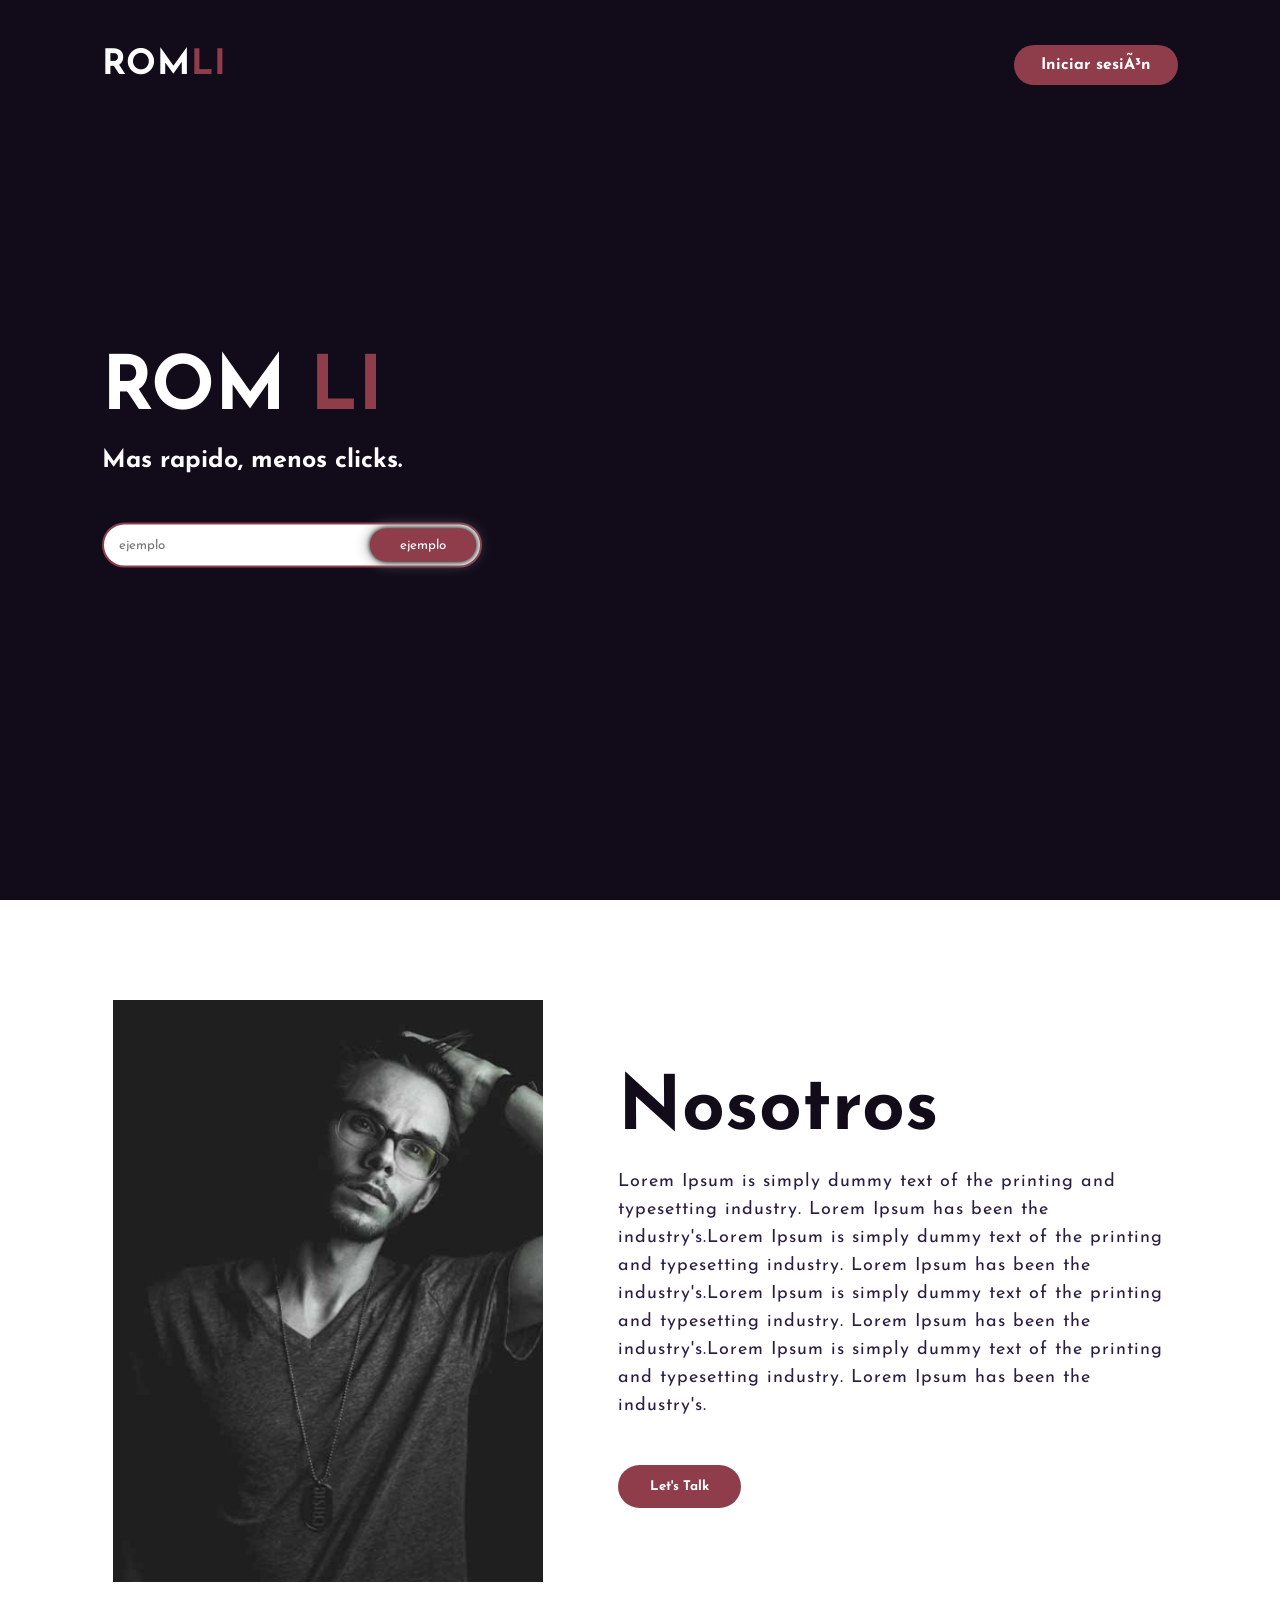
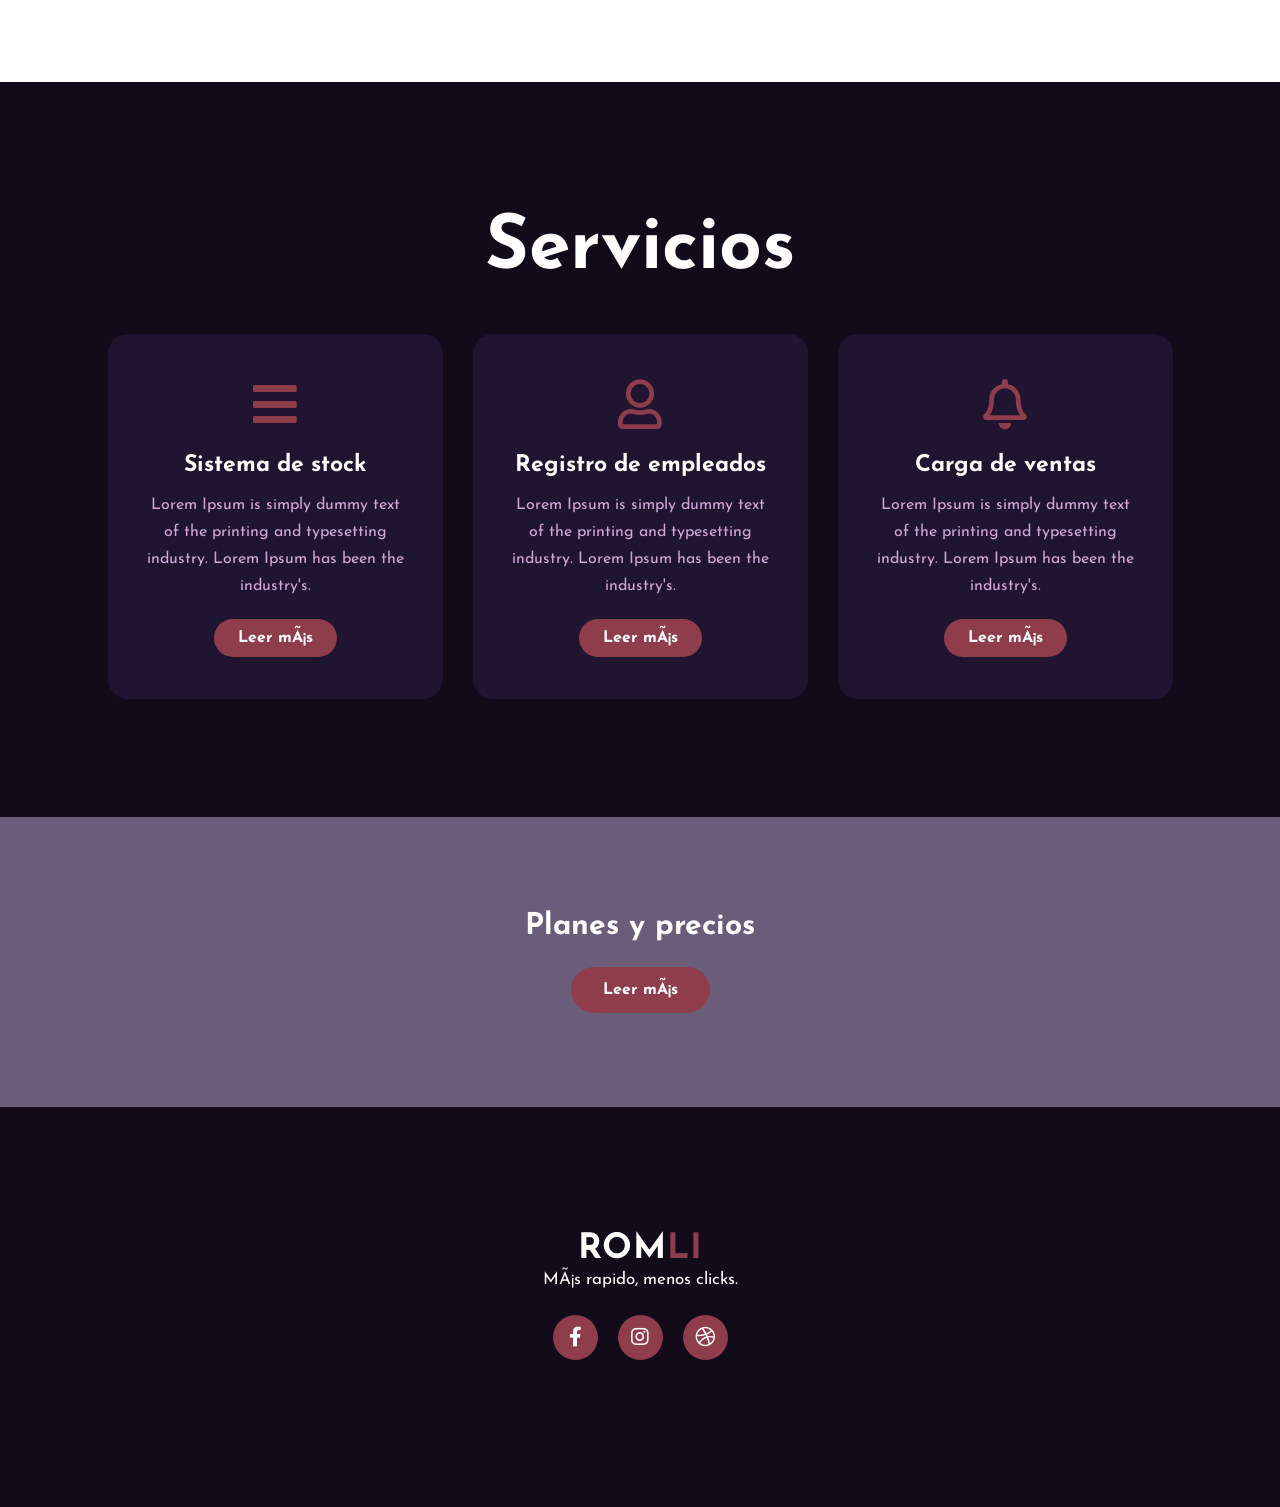
<file: index - copia/index.html>
<!DOCTYPE html>
<html>
<head>
	<title>Portfolio website</title>
	<link rel="stylesheet" type="text/css" href="css/style.css">

	<link rel="preconnect" href="https://fonts.gstatic.com">
  <link href="https://fonts.googleapis.com/css2?family=Josefin+Sans:ital,wght@0,100;0,200;0,300;0,400;0,500;0,600;0,700;1,100;1,200;1,300;1,400;1,500;1,600;1,700&display=swap" rel="stylesheet">

  <link rel="stylesheet" href="https://cdnjs.cloudflare.com/ajax/libs/font-awesome/5.15.3/css/all.min.css" integrity="sha512-iBBXm8fW90+nuLcSKlbmrPcLa0OT92xO1BIsZ+ywDWZCvqsWgccV3gFoRBv0z+8dLJgyAHIhR35VZc2oM/gI1w==" crossorigin="anonymous" referrerpolicy="no-referrer" />

</head>
<body>
	<!----hero Section start---->

	<div class="hero">
		<nav>
			<h2 class="logo">ROM<span>LI</span></h2>
			<ul>
				
			</ul>
			<a href="#" class="btn">Iniciar sesión</a>
		</nav>

		<div class="content">
			
			<h1>ROM <span>LI</span></h1>
			<h3>Mas rapido, menos clicks.</h3>
			<div class="newslatter">
				<form>
					<input type="email" name="email" id="mail" placeholder="ejemplo">
					<input type="submit" name="submit" value="ejemplo">
				</form>
			</div>
		</div>
	</div>

	<!----About section start---->
	<section class="about">
		<div class="main">
			<img src="img/main-img.png">
			<div class="about-text">
				<h2>Nosotros</h2>
				<p>Lorem Ipsum is simply dummy text of the printing and typesetting industry. Lorem Ipsum has been the industry's.Lorem Ipsum is simply dummy text of the printing and typesetting industry. Lorem Ipsum has been the industry's.Lorem Ipsum is simply dummy text of the printing and typesetting industry. Lorem Ipsum has been the industry's.Lorem Ipsum is simply dummy text of the printing and typesetting industry. Lorem Ipsum has been the industry's.</p>
				<button type="button">Let's Talk</button>
			</div>
		</div>
	</section>

	<!-----service section start----------->
	<div class="service">
		<div class="title">
			<h2>Servicios</h2>
		</div>

		<div class="box">
			<div class="card">
				<i class="fas fa-bars"></i>
				<h5>Sistema de stock</h5>
				<div class="pra">
					<p>Lorem Ipsum is simply dummy text of the printing and typesetting industry. Lorem Ipsum has been the industry's.</p>

					<p style="text-align: center;">
						<a class="button" href="#">Leer más</a>
					</p>
				</div>
			</div>

			<div class="card">
				<i class="far fa-user"></i>
				<h5>Registro de empleados</h5>
				<div class="pra">
					<p>Lorem Ipsum is simply dummy text of the printing and typesetting industry. Lorem Ipsum has been the industry's.</p>

					<p style="text-align: center;">
						<a class="button" href="#">Leer más</a>
					</p>
				</div>
			</div>

			<div class="card">
				<i class="far fa-bell"></i>
				<h5>Carga de ventas</h5>
				<div class="pra">
					<p>Lorem Ipsum is simply dummy text of the printing and typesetting industry. Lorem Ipsum has been the industry's.</p>

					<p style="text-align: center;">
						<a class="button" href="#">Leer más</a>
					</p>
				</div>
			</div>
		</div>
	</div>

	<!------Contact Me------>
	<div class="contact-me">
		<p>Planes y precios</p>
		<a class="button-two" href="#">Leer más</a>
	</div>

	<!------footer start--------->
	<footer>
		<h2 class="logo">ROM<span>LI</span></h2>
		<p>Más rapido, menos clicks.</p>
		<div class="social">
			<a href="#"><i class="fab fa-facebook-f"></i></a>
			<a href="#"><i class="fab fa-instagram"></i></a>
			<a href="#"><i class="fab fa-dribbble"></i></a>
		</div>
		
	</footer>
</body>
</html>
</file>
<file: index - copia/css/style.css>
*{
	padding: 0;
	margin: 0;
	font-family: 'Josefin Sans', sans-serif;
	box-sizing: border-box;
}
.hero{
	height: 100vh;
	width: 100%;
	background-color: #110b1a;
	background-size: cover;
	background-position: center;
}
nav{
	display: flex;
	align-items: center;
	justify-content: space-between;
	padding-top: 45px;
	padding-left: 8%;
	padding-right: 8%;
}
.logo{
	color: white;
	font-size: 35px;
	letter-spacing: 1px;
	cursor: pointer;
}
span{
	color: #8f3d4b;
}
nav ul li{
	list-style-type: none;
	display: inline-block;
	padding: 10px  25px;
}
nav ul li a{
	color: white;
	text-decoration: none;
	font-weight: bold;
	text-transform: capitalize;
}
nav ul li a:hover{
	color: #8f3d4b;
	transition: .4s;
}
.btn{
	background-color:#8f3d4b;
	color: white;
	text-decoration: none;
	border: 2px solid transparent;
	font-weight: bold;
	padding: 10px 25px;
	border-radius: 30px;
	transition: transform .4s; 
}
.btn:hover{
	transform: scale(1.2);
}
.content{
	position: absolute;
	top: 50%;
	left:8%;
	transform: translateY(-50%);
}
h1{
	color: white;
	margin: 20px 0px 20px;
	font-size: 75px;
}
h3{
	color: white;
	font-size: 25px;
	margin-bottom: 50px;
}
h4{
	color: #fcfc;
	letter-spacing: 2px;
	font-size: 20px;
}
.newslatter form{
	width: 380px;
	max-width: 100%;
	position: relative;
}
.newslatter form input:first-child{
	display: inline-block;
	width: 100%;
	padding: 14px 130px 14px 15px;
	border: 2px solid #8f3d4b;
	outline: none;
	border-radius: 30px;
}
.newslatter form input:last-child{
	position: absolute;
	display: inline-block;
	outline: none;
	border: none;
	padding: 10px 30px;
	border-radius: 30px;
	background-color:#8f3d4b;
	color: white;
	box-shadow: 0px 0px 5px #000, 0px 0px 15px #858585;
	top: 6px;
	right: 6px; 
}

.about{
	width: 100%;
	padding: 100px 0px;
	background-color: white;
}
.about img{
	height: auto;
	width: 430px;
}
.about-text{
	width: 550px;
}
.main{
	width: 1130px;
	max-width: 95%;
	margin: 0 auto;
	display: flex;
	align-items: center;
	justify-content: space-around;
}
.about-text h2{
	color: #110b1a;
	font-size: 75px;
	text-transform: capitalize;
	margin-bottom: 20px;
}
.about-text h5{
	color: #110b1a;
	letter-spacing: 2px;
	font-size: 22px;
	margin-bottom: 25px;
	text-transform: capitalize;
}
.about-text p{
	color: #2b1d42;
	letter-spacing: 1px;
	line-height: 28px;
	font-size: 18px;
	margin-bottom: 45px;
}
button{
	background-color:#8f3d4b;
	color: white;
	text-decoration: none;
	border: 2px solid transparent;
	font-weight: bold;
	padding: 13px 30px;
	border-radius: 30px;
	transition: .4s; 
}
button:hover{
	background-color: #110b1a;
	border: 2px solid #8f3d4b;
	cursor: pointer;
}

.service{
	background: #110b1a;
	width: 100%;
	padding: 100px 0px;
}
.title h2{
	color: white;
	font-size: 75px;
	width: 1130px;
	margin: 30px auto;
	text-align: center;
}
.box{
	display: flex;
	justify-content: center;
	align-items: center;
	min-height: 400px;
}
.card{
	height: 365px;
	width: 335px;
	padding: 20px 35px;
	background: #201531;
	border-radius: 20px;
	margin: 15px;
	position: relative;
	overflow: hidden;
	text-align: center;
}
.card i{
	font-size: 50px;
	display: block;
	text-align: center;
	margin: 25px 0px;
	color: #8f3d4b;

}
h5{
	color: white;
	font-size: 23px;
	margin-bottom: 15px;
}
.pra p{
	color: #fcfc;
	font-size: 16px;
	line-height: 27px;
	margin-bottom: 25px;
}
.card .button{
	background-color:#8f3d4b;
	color: white;
	text-decoration: none;
	border: 2px solid transparent;
	font-weight: bold;
	padding: 9px 22px;
	border-radius: 30px;
	transition: .4s; 
}
.card .button:hover{
	background-color: transparent;
	border: 2px solid #8f3d4b;
	cursor: pointer;
}
.contact-me{
	width: 100%;
	height: 290px;
	background: #695d7a;
	display: flex;
	align-items: center;
	flex-direction: column;
	justify-content: center;
}
.contact-me p{
	color: white;
	font-size: 30px;
	font-weight: bold;
	margin-bottom: 25px;
}
.contact-me .button-two{
	background-color:#8f3d4b;
	color: white;
	text-decoration: none;
	border: 2px solid transparent;
	font-weight: bold;
	padding: 13px 30px;
	border-radius: 30px;
	transition: .4s; 
}
.contact-me .button-two:hover{
	background-color: transparent;
	border: 2px solid #8f3d4b;
	cursor: pointer;
}
footer{
	position: relative;
	width: 100%;
	height: 400px;
	background: #110b1a;
	display: flex;
	flex-direction: column;
	align-items: center;
	justify-content: center;
}
footer p:nth-child(1){
	font-size: 30px;
	color: white;
	margin-bottom: 20px;
	font-weight: bold;
}
footer p:nth-child(2){
	color: white;
	font-size: 17px;
	width: 500px;
	text-align: center;
	line-height: 26px;
}
.social{
	display: flex;
}
.social a{
	width: 45px;
	height: 45px;
	display: flex;
	align-items: center;
	justify-content: center;
	background:  #8f3d4b;
	border-radius: 50%;
	margin: 22px 10px;
	color: white;
	text-decoration: none;
	font-size: 20px;
}
.social a:hover{
	transform: scale(1.3);
	transition: .3s;
}
.end{
	position: absolute;
	color:#8f3d4b;
	bottom: 35px;
	font-size: 14px; 
}
</file>
